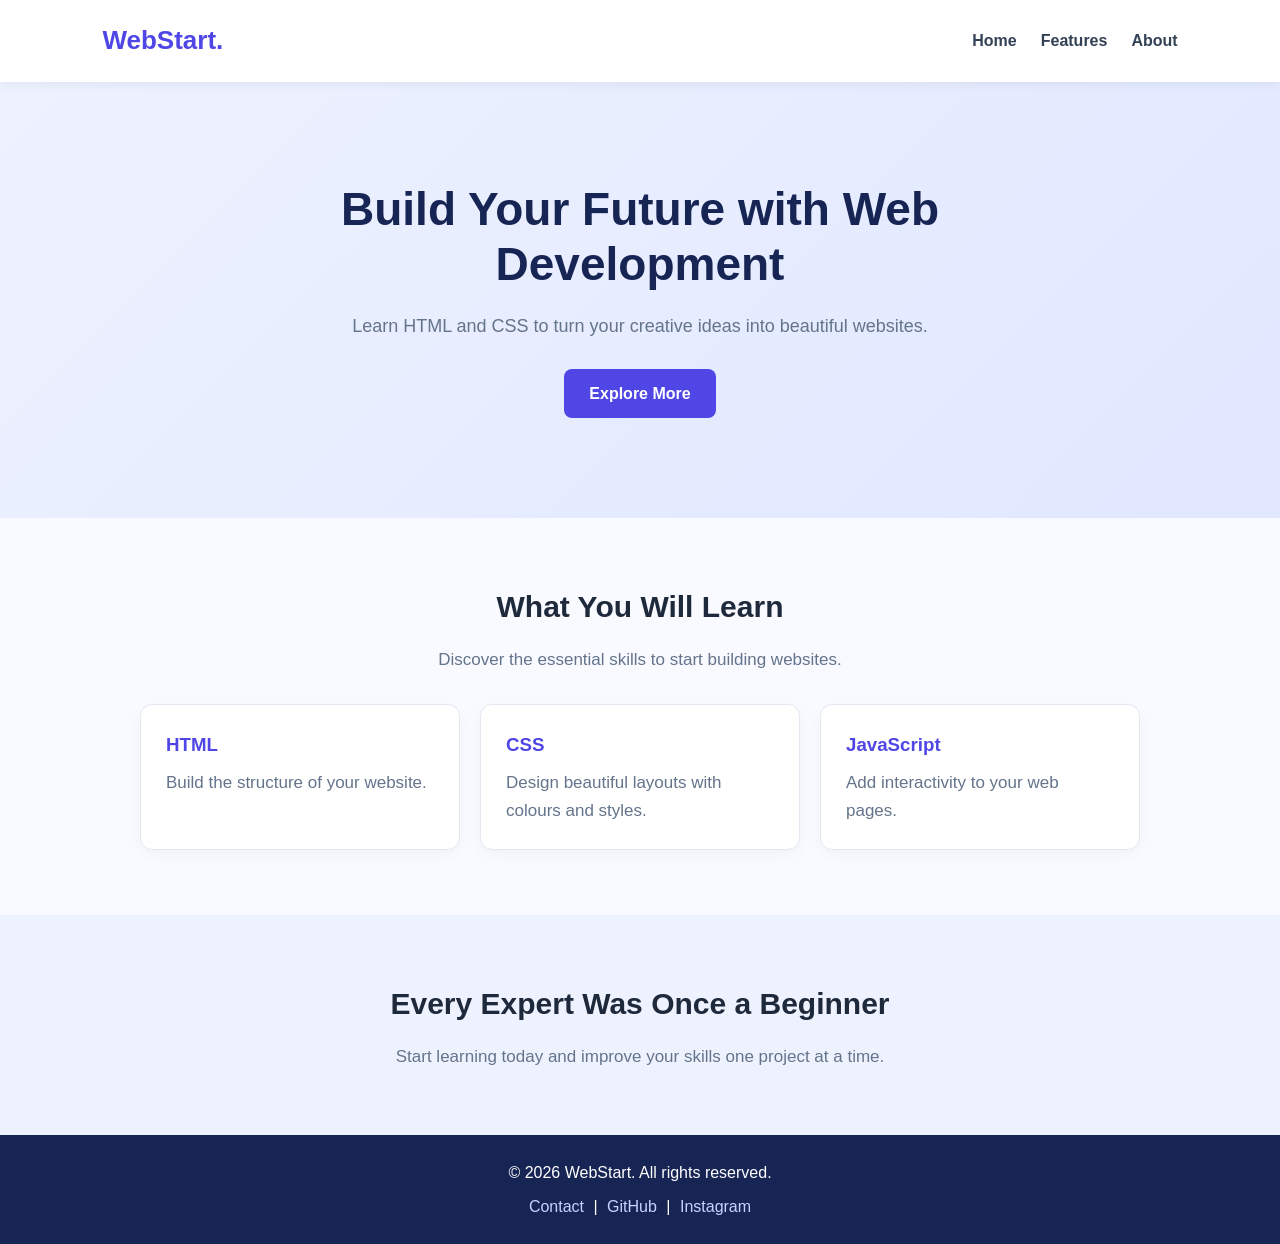
<file: WebDev-L1-LandingPage/index.html>
<!DOCTYPE html>
<html lang="en">
<head>
    <meta charset="UTF-8">
    <meta name="viewport" content="width=device-width, initial-scale=1.0">
    <title>WebStart - Learn Web Development</title>
    <link rel="stylesheet" href="style.css">
</head>
<body>

    <header>
        <h2>WebStart.</h2>
        <nav>
            <a href="#home">Home</a>
            <a href="#features">Features</a>
            <a href="#about">About</a>
        </nav>
    </header>

    <section id="home">
        <h1>Build Your Future with Web Development</h1>
        <p>Learn HTML and CSS to turn your creative ideas into beautiful websites.</p>
        <a href="#features">Explore More</a>
    </section>

    
<section id="features">
    <h2>What You Will Learn</h2>
    <p>Discover the essential skills to start building websites.</p>

    <div class="card-container">
        <div class="card">
            <h3>HTML</h3>
            <p>Build the structure of your website.</p>
        </div>

        <div class="card">
            <h3>CSS</h3>
            <p>Design beautiful layouts with colours and styles.</p>
        </div>

        <div class="card">
            <h3>JavaScript</h3>
            <p>Add interactivity to your web pages.</p>
        </div>
    </div>
</section>


    <section id="about">
        <h2>Every Expert Was Once a Beginner</h2>
        <p>Start learning today and improve your skills one project at a time.</p>
    </section>

   
<footer>
    <p>© 2026 WebStart. All rights reserved.</p>
    <p>
        <a href="mailto:hello@example.com">Contact</a> |
        <a href="https://github.com/">GitHub</a> |
        <a href="https://www.instagram.com/">Instagram</a>
    </p>
</footer>


</body>
</html>
</file>
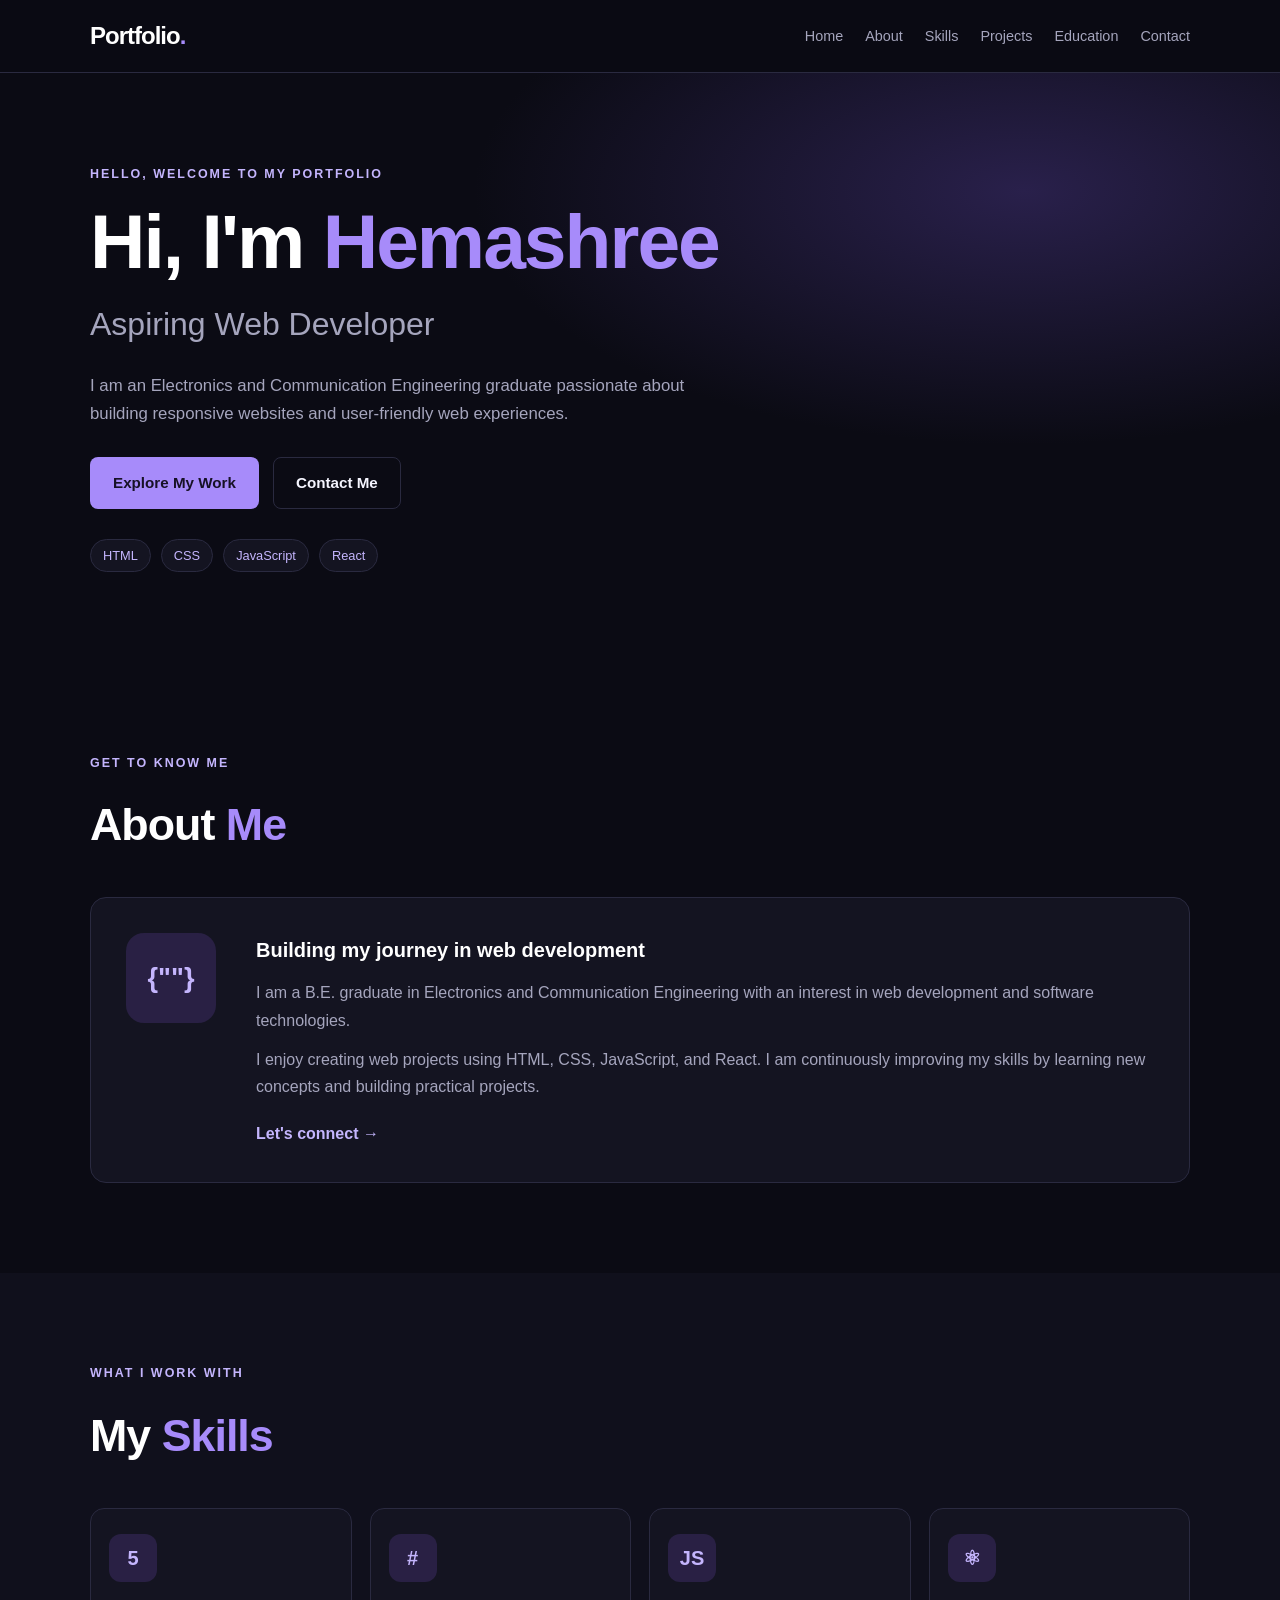
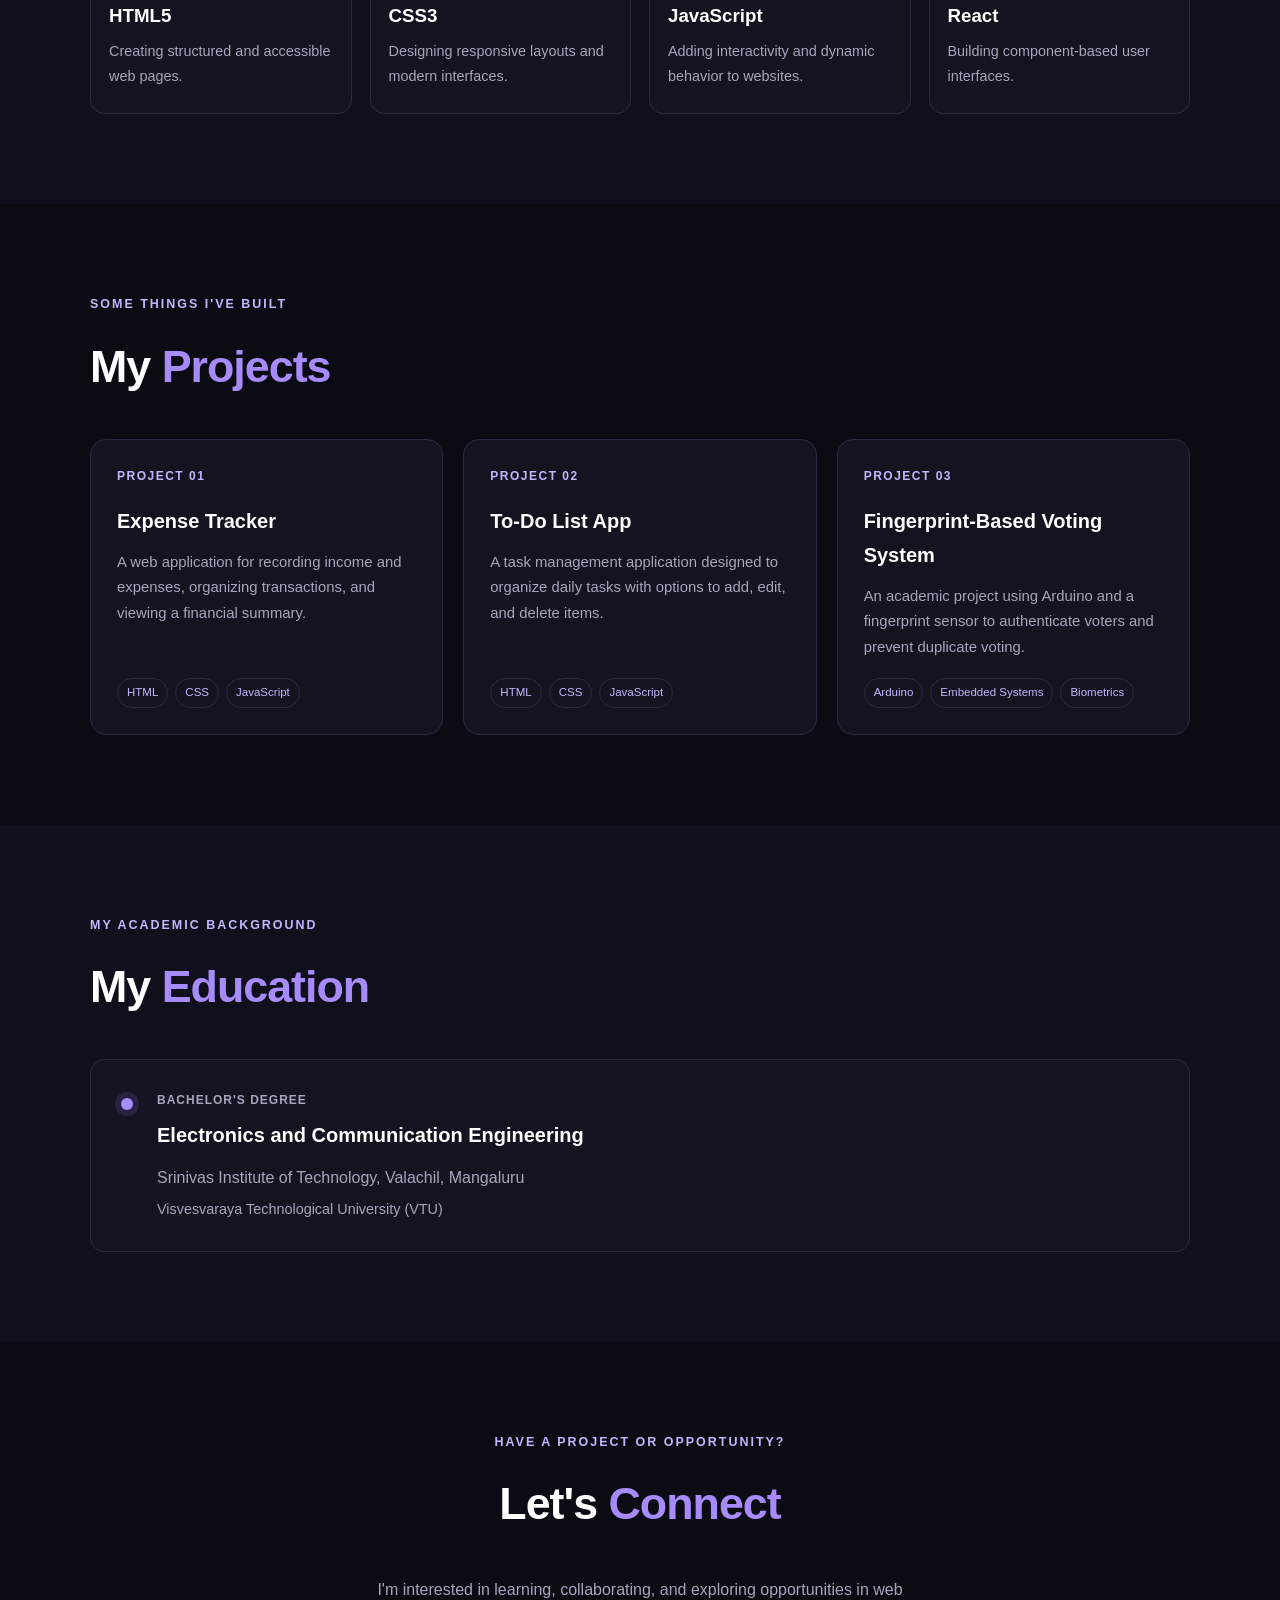
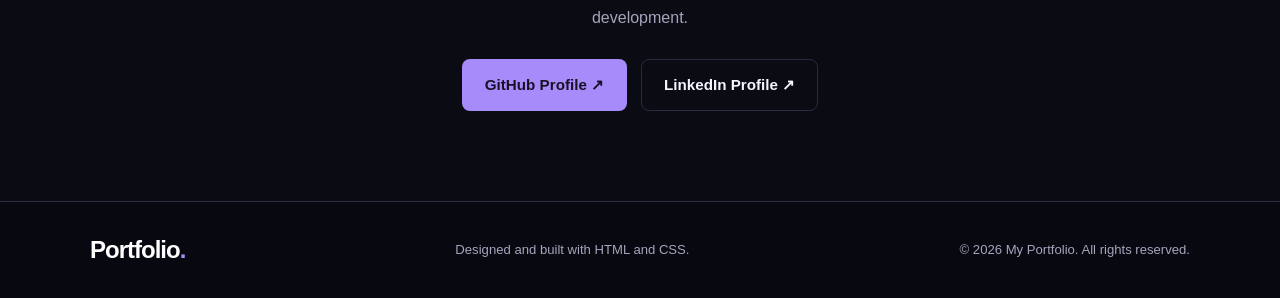
<file: WebDev-L1-Portfolio/index.html>
<!DOCTYPE html>
<html lang="en">
<head>
    <meta charset="UTF-8">
    <meta name="viewport" content="width=device-width, initial-scale=1.0">
    <meta name="description" content="Personal portfolio showcasing my skills, projects, and education.">
    <title>My Portfolio | Web Developer</title>
    <link rel="stylesheet" href="style.css">
</head>
<body>

    <!-- Navigation -->
    <header class="header">
        <nav class="navbar container">
            <a href="#home" class="logo">Portfolio<span>.</span></a>

            <ul class="nav-links">
                <li><a href="#home">Home</a></li>
                <li><a href="#about">About</a></li>
                <li><a href="#skills">Skills</a></li>
                <li><a href="#projects">Projects</a></li>
                <li><a href="#education">Education</a></li>
                <li><a href="#contact">Contact</a></li>
            </ul>
        </nav>
    </header>

    <main>
        <!-- Hero Section -->
        <section id="home" class="hero section">
            <div class="container hero-content">
                <p class="eyebrow">HELLO, WELCOME TO MY PORTFOLIO</p>

                <h1>Hi, I'm <span>Hemashree</span></h1>

                <h2>Aspiring Web Developer</h2>

                <p class="hero-description">
                    I am an Electronics and Communication Engineering graduate
                    passionate about building responsive websites and
                    user-friendly web experiences.
                </p>

                <div class="hero-buttons">
                    <a href="#projects" class="btn btn-primary">Explore My Work</a>
                    <a href="#contact" class="btn btn-outline">Contact Me</a>
                </div>

                <div class="hero-tags">
                    <span>HTML</span>
                    <span>CSS</span>
                    <span>JavaScript</span>
                    <span>React</span>
                </div>
            </div>
        </section>

        <!-- About Section -->
        <section id="about" class="section">
            <div class="container">
                <p class="eyebrow">GET TO KNOW ME</p>
                <h2 class="section-title">About <span>Me</span></h2>

                <div class="about-card">
                    <div class="about-icon">{"</>"}</div>

                    <div>
                        <h3>Building my journey in web development</h3>

                        <p>
                            I am a B.E. graduate in Electronics and Communication
                            Engineering with an interest in web development
                            and software technologies.
                        </p>

                        <p>
                            I enjoy creating web projects using HTML, CSS,
                            JavaScript, and React. I am continuously improving
                            my skills by learning new concepts and building
                            practical projects.
                        </p>

                        <a href="#contact" class="text-link">Let's connect →</a>
                    </div>
                </div>
            </div>
        </section>

        <!-- Skills Section -->
        <section id="skills" class="section section-alt">
            <div class="container">
                <p class="eyebrow">WHAT I WORK WITH</p>
                <h2 class="section-title">My <span>Skills</span></h2>

                <div class="skills-grid">
                    <article class="skill-card">
                        <div class="skill-symbol html-symbol">5</div>
                        <h3>HTML5</h3>
                        <p>Creating structured and accessible web pages.</p>
                    </article>

                    <article class="skill-card">
                        <div class="skill-symbol css-symbol">#</div>
                        <h3>CSS3</h3>
                        <p>Designing responsive layouts and modern interfaces.</p>
                    </article>

                    <article class="skill-card">
                        <div class="skill-symbol js-symbol">JS</div>
                        <h3>JavaScript</h3>
                        <p>Adding interactivity and dynamic behavior to websites.</p>
                    </article>

                    <article class="skill-card">
                        <div class="skill-symbol react-symbol">⚛</div>
                        <h3>React</h3>
                        <p>Building component-based user interfaces.</p>
                    </article>
                </div>
            </div>
        </section>

        <!-- Projects Section -->
        <section id="projects" class="section">
            <div class="container">
                <p class="eyebrow">SOME THINGS I'VE BUILT</p>
                <h2 class="section-title">My <span>Projects</span></h2>

                <div class="projects-grid">
                    <article class="project-card">
                        <div class="project-number">PROJECT 01</div>
                        <h3>Expense Tracker</h3>
                        <p>
                            A web application for recording income and expenses,
                            organizing transactions, and viewing a financial summary.
                        </p>
                        <div class="project-tags">
                            <span>HTML</span>
                            <span>CSS</span>
                            <span>JavaScript</span>
                        </div>
                    </article>

                    <article class="project-card">
                        <div class="project-number">PROJECT 02</div>
                        <h3>To-Do List App</h3>
                        <p>
                            A task management application designed to organize
                            daily tasks with options to add, edit, and delete items.
                        </p>
                        <div class="project-tags">
                            <span>HTML</span>
                            <span>CSS</span>
                            <span>JavaScript</span>
                        </div>
                    </article>

                    <article class="project-card">
                        <div class="project-number">PROJECT 03</div>
                        <h3>Fingerprint-Based Voting System</h3>
                        <p>
                            An academic project using Arduino and a fingerprint
                            sensor to authenticate voters and prevent duplicate voting.
                        </p>
                        <div class="project-tags">
                            <span>Arduino</span>
                            <span>Embedded Systems</span>
                            <span>Biometrics</span>
                        </div>
                    </article>
                </div>
            </div>
        </section>

        <!-- Education Section -->
        <section id="education" class="section section-alt">
            <div class="container">
                <p class="eyebrow">MY ACADEMIC BACKGROUND</p>
                <h2 class="section-title">My <span>Education</span></h2>

                <div class="education-card">
                    <div class="education-marker"></div>

                    <div>
                        <p class="education-label">BACHELOR'S DEGREE</p>
                        <h3>Electronics and Communication Engineering</h3>
                        <p>Srinivas Institute of Technology, Valachil, Mangaluru</p>
                        <p class="muted">Visvesvaraya Technological University (VTU)</p>
                    </div>
                </div>
            </div>
        </section>

        <!-- Contact Section -->
        <section id="contact" class="section">
            <div class="container contact-content">
                <p class="eyebrow">HAVE A PROJECT OR OPPORTUNITY?</p>
                <h2 class="section-title">Let's <span>Connect</span></h2>

                <p class="contact-description">
                    I'm interested in learning, collaborating, and exploring
                    opportunities in web development.
                </p>

                <div class="contact-links">
                    <a href="https://github.com/Hemashree-codes"
                       target="_blank" rel="noopener noreferrer"
                       class="btn btn-primary">GitHub Profile ↗</a>

                    <a href="https://www.linkedin.com/in/hemashree-naik-bb59a730b"
                       target="_blank" rel="noopener noreferrer"
                       class="btn btn-outline">LinkedIn Profile ↗</a>
                </div>
            </div>
        </section>
    </main>

    <!-- Footer -->
    <footer class="footer">
        <div class="container footer-content">
            <a href="#home" class="logo">Portfolio<span>.</span></a>
            <p>Designed and built with HTML and CSS.</p>
            <p>© 2026 My Portfolio. All rights reserved.</p>
            <link rel="stylesheet" href="style.css">
        </div>
    </footer>

</body>
</html>
</file>
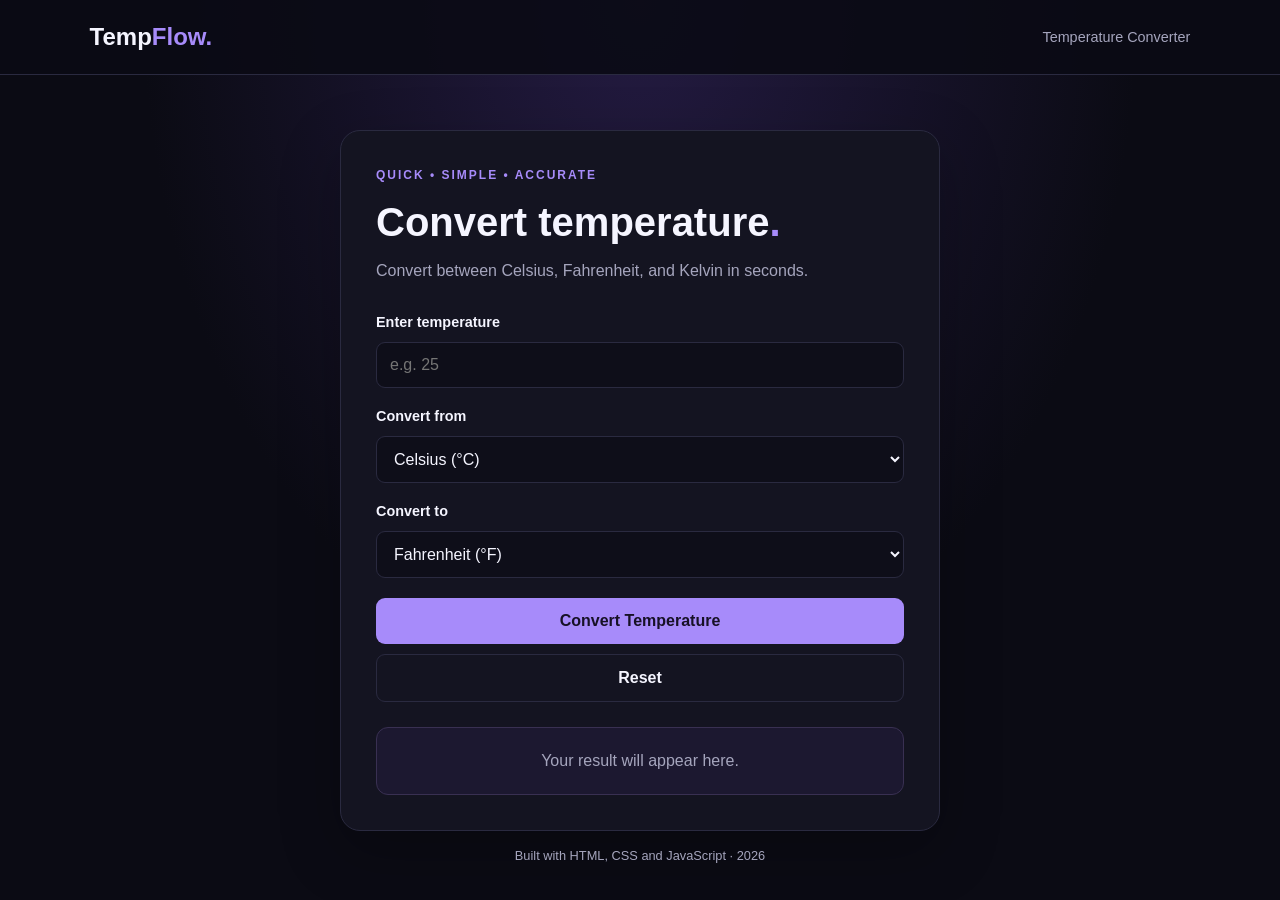
<file: WebDev-L1-TemperatureConverter/index.html>
<!DOCTYPE html>
<html lang="en">
<head>
    <meta charset="UTF-8">
    <meta name="viewport" content="width=device-width, initial-scale=1.0">
    <meta name="description" content="A simple temperature converter">
    <title>TempFlow | Temperature Converter</title>
    <link rel="stylesheet" href="style.css">
    <script src="script.js" defer></script>
</head>
<body>
    <header class="header">
        <a class="logo" href="#">Temp<span>Flow.</span></a>
        <p>Temperature Converter</p>
    </header>

    <main class="container">
        <section class="converter">
            <p class="eyebrow">QUICK • SIMPLE • ACCURATE</p>
            <h1>Convert temperature<span>.</span></h1>
            <p class="description">
                Convert between Celsius, Fahrenheit, and Kelvin in seconds.
            </p>

            <form id="converterForm">
                <label for="temperature">Enter temperature</label>
                <input
                    type="number"
                    id="temperature"
                    placeholder="e.g. 25"
                    step="any"
                    required
                >

                <label for="fromUnit">Convert from</label>
                <select id="fromUnit">
                    <option value="C">Celsius (°C)</option>
                    <option value="F">Fahrenheit (°F)</option>
                    <option value="K">Kelvin (K)</option>
                </select>

                <label for="toUnit">Convert to</label>
                <select id="toUnit">
                    <option value="F">Fahrenheit (°F)</option>
                    <option value="C">Celsius (°C)</option>
                    <option value="K">Kelvin (K)</option>
                </select>

                <button type="submit">Convert Temperature</button>
                <button type="button" id="resetButton" class="reset">
                    Reset
                </button>
            </form>

            <div id="result" class="result" aria-live="polite">
                <p>Your result will appear here.</p>
            </div>
        </section>

        <p class="footer">Built with HTML, CSS and JavaScript · 2026</p>
    </main>
</body>
</html>
</file>
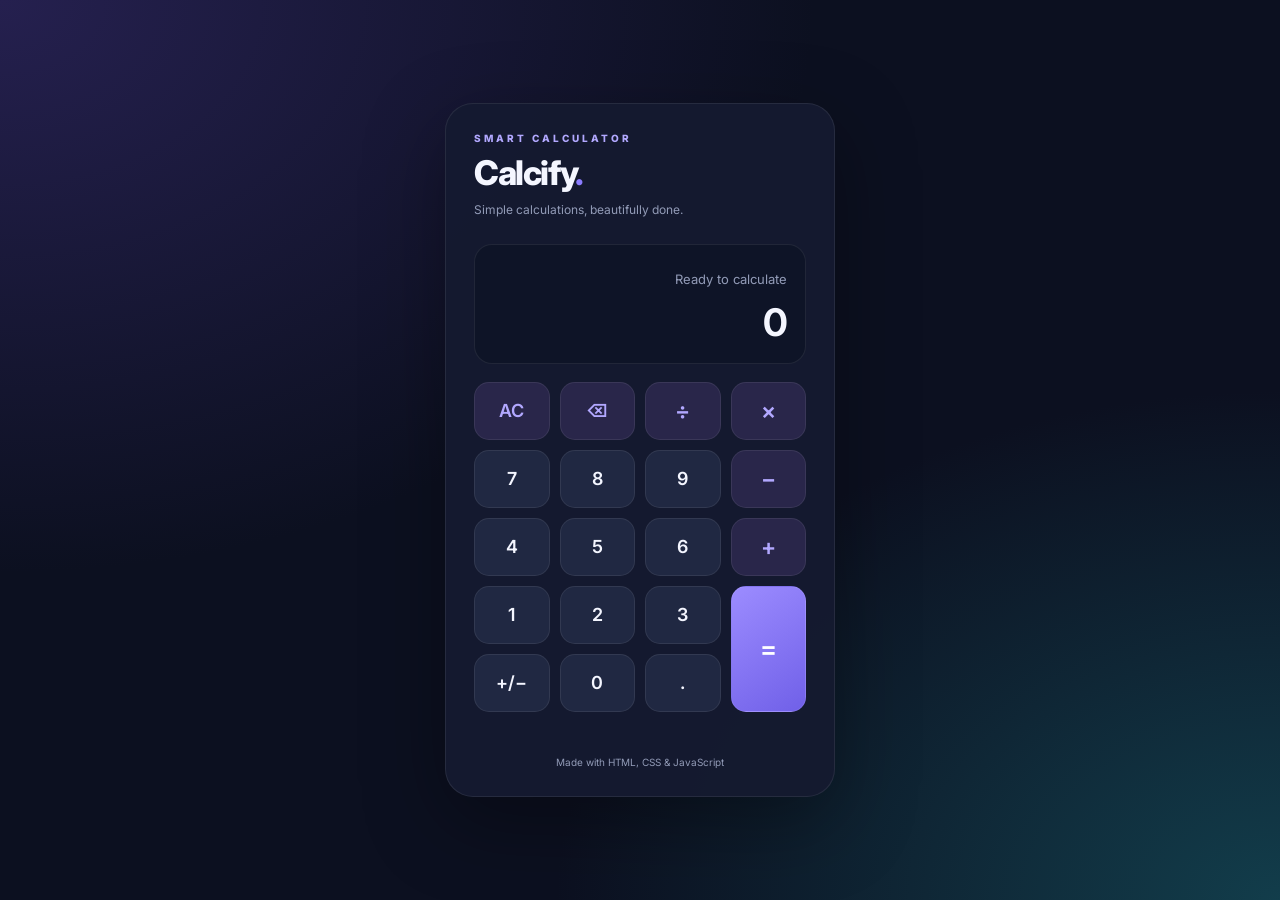
<file: WebDev-L2-Calculator/index.html>
<!DOCTYPE html>
<html lang="en">
<head>
  <meta charset="UTF-8">
  <meta name="viewport" content="width=device-width, initial-scale=1.0">
  <title>Calcify | Smart Calculator</title>
  <link rel="stylesheet" href="style.css">
</head>
<body>
  <main class="calculator">
    <header>
      <p class="eyebrow">SMART CALCULATOR</p>
      <h1>Calcify<span>.</span></h1>
      <p class="subtitle">Simple calculations, beautifully done.</p>
    </header>

    <section class="display" aria-label="Calculator display">
      <div id="expression" class="expression">Ready to calculate</div>
      <output id="result" aria-live="polite">0</output>
    </section>

    <div class="keys" id="keys">
      <button type="button" data-action="clear" class="utility">AC</button>
      <button type="button" data-action="backspace" class="utility">⌫</button>
      <button type="button" data-operator="/" class="operator">÷</button>
      <button type="button" data-operator="*" class="operator">×</button>

      <button type="button" data-number="7">7</button>
      <button type="button" data-number="8">8</button>
      <button type="button" data-number="9">9</button>
      <button type="button" data-operator="-" class="operator">−</button>

      <button type="button" data-number="4">4</button>
      <button type="button" data-number="5">5</button>
      <button type="button" data-number="6">6</button>
      <button type="button" data-operator="+" class="operator">+</button>

      <button type="button" data-number="1">1</button>
      <button type="button" data-number="2">2</button>
      <button type="button" data-number="3">3</button>
      <button type="button" data-action="equals" class="equals">=</button>

      <button type="button" data-action="sign">+/−</button>
      <button type="button" data-number="0">0</button>
      <button type="button" data-action="decimal">.</button>
    </div>

    <p id="message" role="status"></p>
    <footer>Made with HTML, CSS &amp; JavaScript</footer>
  </main>

  <script src="script.js"></script>
</body>
</html>
</file>
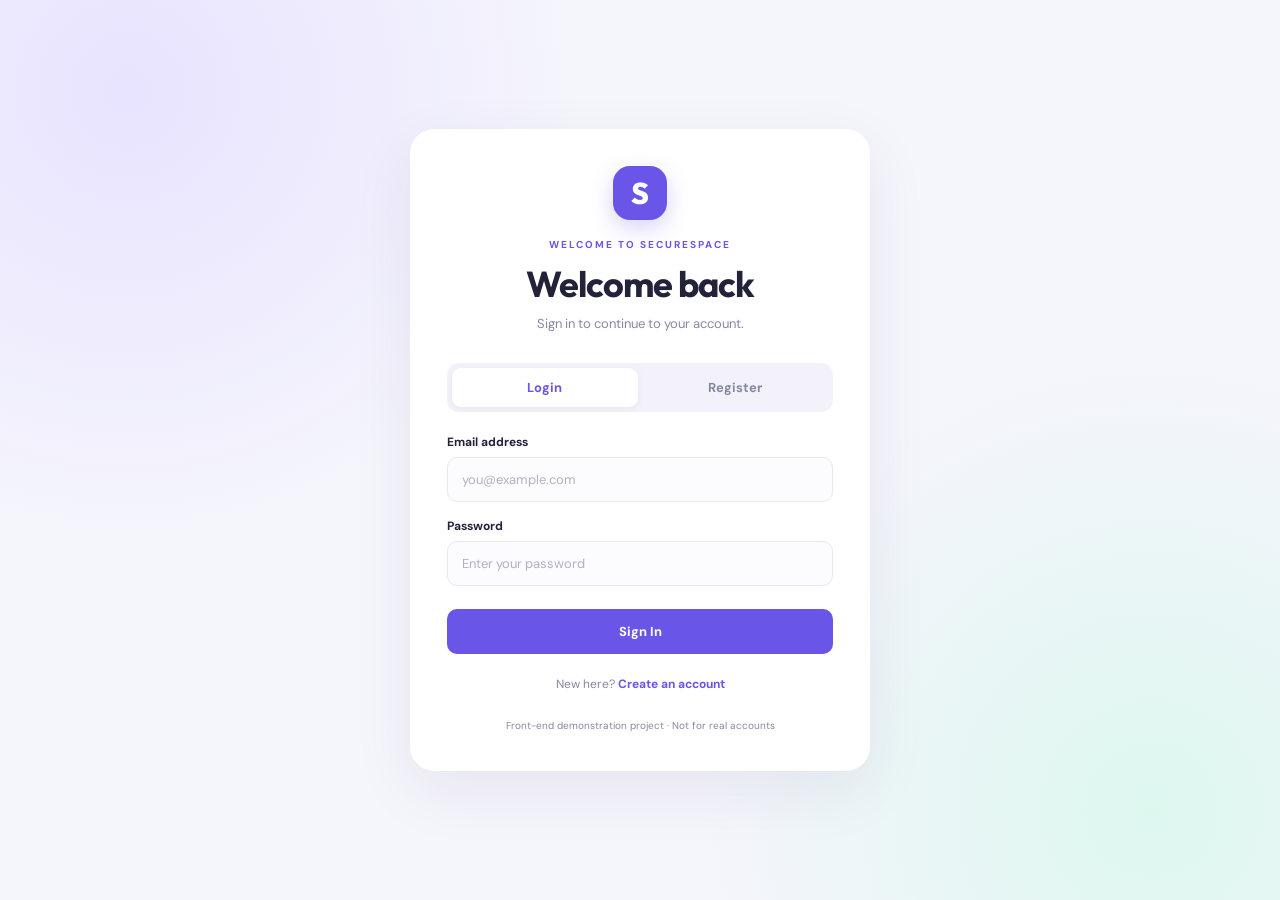
<file: WebDev-L2-LoginAuth/index.html>
<!DOCTYPE html>
<html lang="en">
<head>
    <meta charset="UTF-8">
    <meta name="viewport" content="width=device-width, initial-scale=1.0">
    <title>SecureSpace | Login & Register</title>
    <link rel="stylesheet" href="style.css">
    <script src="script.js" defer></script>
</head>
<body>
    <main class="page">
        <section class="auth-card">
            <div class="brand-icon">S</div>
            <p class="eyebrow">WELCOME TO SECURESPACE</p>
            <h1 id="pageTitle">Welcome back</h1>
            <p class="subtitle" id="pageSubtitle">
                Sign in to continue to your account.
            </p>

            <div class="tabs">
                <button type="button" id="loginTab" class="tab active">
                    Login
                </button>
                <button type="button" id="registerTab" class="tab">
                    Register
                </button>
            </div>

            <div id="message" class="message" role="status" aria-live="polite" hidden></div>

            <form id="loginForm">
                <label for="loginEmail">Email address</label>
                <input
                    type="email"
                    id="loginEmail"
                    placeholder="you@example.com"
                    autocomplete="email"
                    required
                >

                <label for="loginPassword">Password</label>
                <input
                    type="password"
                    id="loginPassword"
                    placeholder="Enter your password"
                    autocomplete="current-password"
                    required
                    minlength="8"
                >

                <button type="submit" class="primary-btn">Sign In</button>

                <p class="switch-text">
                    New here?
                    <button type="button" class="inline-btn" id="showRegister">
                        Create an account
                    </button>
                </p>
            </form>

            <form id="registerForm" hidden>
                <label for="fullName">Full name</label>
                <input
                    type="text"
                    id="fullName"
                    placeholder="Your name"
                    autocomplete="name"
                    minlength="2"
                    maxlength="60"
                    required
                >

                <label for="registerEmail">Email address</label>
                <input
                    type="email"
                    id="registerEmail"
                    placeholder="you@example.com"
                    autocomplete="email"
                    required
                >

                <label for="registerPassword">Create password</label>
                <input
                    type="password"
                    id="registerPassword"
                    placeholder="At least 8 characters"
                    autocomplete="new-password"
                    minlength="8"
                    required
                >

                <label for="confirmPassword">Confirm password</label>
                <input
                    type="password"
                    id="confirmPassword"
                    placeholder="Re-enter password"
                    autocomplete="new-password"
                    minlength="8"
                    required
                >

                <button type="submit" class="primary-btn">
                    Create Account
                </button>

                <p class="switch-text">
                    Already registered?
                    <button type="button" class="inline-btn" id="showLogin">
                        Sign in
                    </button>
                </p>
            </form>

            <section id="dashboard" hidden>
                <div class="success-icon">✓</div>
                <h2 id="dashboardTitle">You're signed in!</h2>
                <p id="dashboardMessage" class="subtitle"></p>
                <button type="button" id="logoutBtn" class="primary-btn">
                    Sign Out
                </button>
            </section>

            <p class="security-note">
                Front-end demonstration project · Not for real accounts
            </p>
        </section>
    </main>
</body>
</html>
</file>
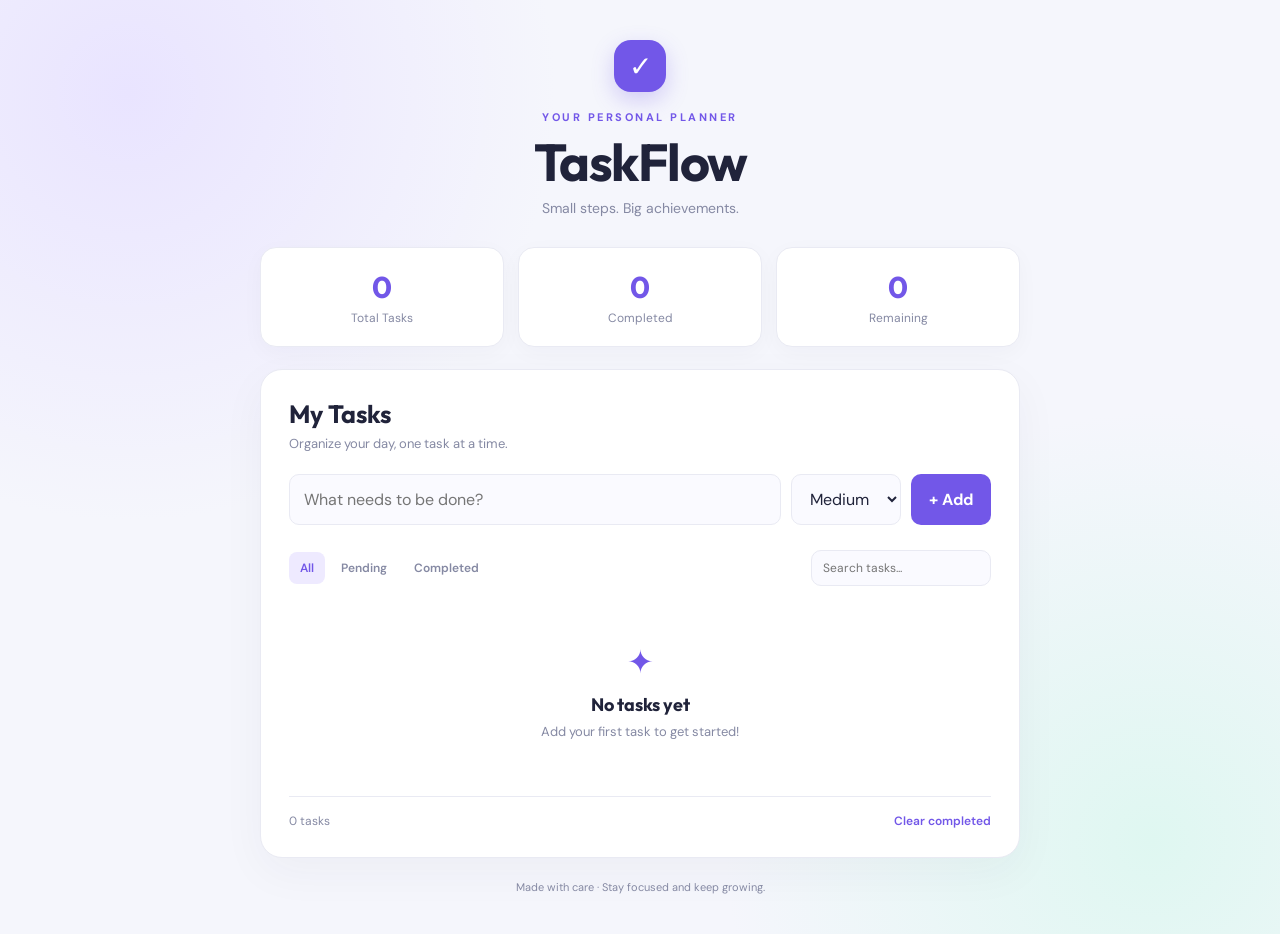
<file: WebDev-L2-ToDoApp/index.html>
<!DOCTYPE html>
<html lang="en">
<head>
    <meta charset="UTF-8">
    <meta name="viewport" content="width=device-width, initial-scale=1.0">
    <title>TaskFlow | To-Do App</title>
    <link rel="stylesheet" href="style.css">
    <script src="script.js" defer></script>
</head>
<body>
    <main class="app">
        <header class="header">
            <div class="logo">✓</div>
            <p class="eyebrow">YOUR PERSONAL PLANNER</p>
            <h1>TaskFlow</h1>
            <p class="subtitle">Small steps. Big achievements.</p>
        </header>

        <section class="stats">
            <div class="stat-card">
                <span id="totalTasks">0</span>
                <p>Total Tasks</p>
            </div>
            <div class="stat-card">
                <span id="completedTasks">0</span>
                <p>Completed</p>
            </div>
            <div class="stat-card">
                <span id="pendingTasks">0</span>
                <p>Remaining</p>
            </div>
        </section>

        <section class="task-panel">
            <h2>My Tasks</h2>
            <p class="panel-subtitle">Organize your day, one task at a time.</p>

            <form id="taskForm">
                <input
                    type="text"
                    id="taskInput"
                    placeholder="What needs to be done?"
                    maxlength="150"
                    autocomplete="off"
                    required
                >
                <select id="priority" aria-label="Task priority">
                    <option value="Low">Low</option>
                    <option value="Medium" selected>Medium</option>
                    <option value="High">High</option>
                </select>
                <button type="submit" class="add-btn">+ Add</button>
            </form>

            <div class="toolbar">
                <div class="filters" aria-label="Filter tasks">
                    <button class="filter active" data-filter="all" type="button">All</button>
                    <button class="filter" data-filter="pending" type="button">Pending</button>
                    <button class="filter" data-filter="completed" type="button">Completed</button>
                </div>

                <input
                    type="search"
                    id="searchInput"
                    placeholder="Search tasks..."
                    aria-label="Search tasks"
                >
            </div>

            <ul id="taskList" class="task-list"></ul>

            <div id="emptyState" class="empty-state">
                <div class="empty-icon">✦</div>
                <h3>No tasks yet</h3>
                <p>Add your first task to get started!</p>
            </div>

            <footer class="panel-footer">
                <span id="taskSummary">0 tasks</span>
                <button id="clearCompleted" class="text-btn" type="button">
                    Clear completed
                </button>
            </footer>
        </section>

        <p class="footer-note">Made with care · Stay focused and keep growing.</p>
    </main>
</body>
</html>
</file>
<file: WebDev-L1-LandingPage/style.css>
* {
    margin: 0;
    padding: 0;
    box-sizing: border-box;
}

html {
    scroll-behavior: smooth;
}

body {
    font-family: Arial, sans-serif;
    background: #f8faff;
    color: #1e293b;
    line-height: 1.6;
}

header {
    position: sticky;
    top: 0;
    display: flex;
    justify-content: space-between;
    align-items: center;
    padding: 20px 8%;
    background: white;
    box-shadow: 0 2px 10px #00000010;
}

header h2 {
    color: #4f46e5;
    font-size: 26px;
}

nav {
    display: flex;
    gap: 24px;
}

nav a {
    color: #334155;
    text-decoration: none;
    font-weight: bold;
}

nav a:hover {
    color: #4f46e5;
}

#home {
    text-align: center;
    padding: 100px 8%;
    background: linear-gradient(135deg, #eef2ff, #e0e7ff);
}

#home h1 {
    max-width: 750px;
    margin: 0 auto 20px;
    font-size: 46px;
    line-height: 1.2;
    color: #172554;
}

#home p {
    max-width: 600px;
    margin: 0 auto 28px;
    color: #64748b;
    font-size: 18px;
}

#home a {
    display: inline-block;
    padding: 12px 25px;
    border-radius: 8px;
    background: #4f46e5;
    color: white;
    text-decoration: none;
    font-weight: bold;
}

#home a:hover {
    background: #3730a3;
}

#features,
#about {
    padding: 65px 8%;
    text-align: center;
}

#features h2,
#about h2 {
    margin-bottom: 15px;
    font-size: 30px;
}

#features p,
#about p {
    color: #64748b;
    font-size: 17px;
}

#about {
    background: #eef2ff;
}

footer {
    padding: 25px;
    background: #172554;
    color: white;
    text-align: center;
}

@media (max-width: 600px) {
    header {
        flex-direction: column;
        gap: 15px;
        padding: 18px 5%;
    }

    nav {
        gap: 16px;
        flex-wrap: wrap;
        justify-content: center;
    }

    #home {
        padding: 70px 6%;
    }

    #home h1 {
        font-size: 34px;
    }

    #features,
    #about {
        padding: 45px 6%;
    }
}


#features,
#about {
    scroll-margin-top: 85px;
}

#features p,
#about p {
    max-width: 700px;
    margin-left: auto;
    margin-right: auto;
}


footer p + p {
    margin-top: 8px;
}

footer a {
    color: #c7d2fe;
    text-decoration: none;
    margin: 0 5px;
}

footer a:hover {
    color: white;
    text-decoration: underline;
}


.card-container {
    display: grid;
    grid-template-columns: repeat(3, minmax(0, 1fr));
    gap: 20px;
    max-width: 1000px;
    margin: 30px auto 0;
    text-align: left;
}

.card {
    padding: 25px;
    background: #ffffff;
    border: 1px solid #e2e8f0;
    border-radius: 12px;
    box-shadow: 0 5px 15px #00000008;
}

.card h3 {
    margin-bottom: 10px;
    color: #4f46e5;
}

.card p {
    margin: 0 auto;
}

@media (max-width: 600px) {
    .card-container {
        grid-template-columns: 1fr;
    }
}
</file>
<file: WebDev-L1-Portfolio/style.css>
/* ---------- General Styles ---------- */
:root {
    --background: #0b0b14;
    --surface: #141421;
    --surface-light: #1b1b2b;
    --text: #f5f5ff;
    --muted: #a5a5bd;
    --accent: #a78bfa;
    --accent-light: #c4b5fd;
    --border: #2a2a40;
}

* {
    margin: 0;
    padding: 0;
    box-sizing: border-box;
    scroll-behavior: smooth;
}

body {
    font-family: Arial, Helvetica, sans-serif;
    background: var(--background);
    color: var(--text);
    line-height: 1.7;
}

a {
    color: inherit;
    text-decoration: none;
}

.container {
    width: min(1100px, 90%);
    margin: 0 auto;
}

.section {
    padding: 90px 0;
    scroll-margin-top: 75px;
}

.section-alt {
    background: #10101c;
}

/* ---------- Navigation ---------- */
.header {
    position: sticky;
    top: 0;
    z-index: 100;
    background: rgba(11, 11, 20, 0.95);
    border-bottom: 1px solid var(--border);
    backdrop-filter: blur(12px);
}

.navbar {
    min-height: 72px;
    display: flex;
    justify-content: space-between;
    align-items: center;
    gap: 24px;
}

.logo {
    font-size: 1.5rem;
    font-weight: 800;
    letter-spacing: -1px;
}

.logo span,
.section-title span,
.hero h1 span {
    color: var(--accent);
}

.nav-links {
    display: flex;
    align-items: center;
    gap: 22px;
    list-style: none;
}

.nav-links a {
    color: var(--muted);
    font-size: 0.9rem;
    transition: color 0.3s ease;
}

.nav-links a:hover {
    color: var(--accent-light);
}

/* ---------- Hero ---------- */
.hero {
    min-height: 590px;
    display: flex;
    align-items: center;
    background:
        radial-gradient(ellipse at 80% 20%, #29204b 0%, transparent 38%),
        var(--background);
}

.hero-content {
    max-width: 1100px;
}

.eyebrow {
    color: var(--accent-light);
    font-size: 0.78rem;
    font-weight: 700;
    letter-spacing: 2px;
    margin-bottom: 12px;
}

.hero h1 {
    font-size: clamp(2.7rem, 7vw, 4.8rem);
    line-height: 1.15;
    letter-spacing: -2px;
    margin-bottom: 12px;
}

.hero h2 {
    font-size: clamp(1.4rem, 3vw, 2rem);
    color: var(--muted);
    font-weight: 500;
    margin-bottom: 20px;
}

.hero-description {
    max-width: 620px;
    color: var(--muted);
    font-size: 1.05rem;
}

.hero-buttons,
.contact-links {
    display: flex;
    flex-wrap: wrap;
    gap: 14px;
    margin-top: 28px;
}

.btn {
    display: inline-block;
    padding: 12px 22px;
    border: 1px solid transparent;
    border-radius: 8px;
    font-size: 0.95rem;
    font-weight: 700;
    text-align: center;
    transition: transform 0.25s ease, background 0.25s ease;
}

.btn:hover {
    transform: translateY(-3px);
}

.btn-primary {
    background: var(--accent);
    color: #171126;
}

.btn-primary:hover {
    background: var(--accent-light);
}

.btn-outline {
    border-color: var(--border);
    color: var(--text);
}

.btn-outline:hover {
    border-color: var(--accent);
    background: var(--surface);
}

.hero-tags,
.project-tags {
    display: flex;
    flex-wrap: wrap;
    gap: 10px;
    margin-top: 30px;
}

.hero-tags span,
.project-tags span {
    padding: 5px 12px;
    border: 1px solid var(--border);
    border-radius: 20px;
    color: var(--accent-light);
    background: var(--surface);
    font-size: 0.8rem;
}

/* ---------- Section Headings ---------- */
.section-title {
    font-size: clamp(2rem, 4vw, 2.8rem);
    letter-spacing: -1px;
    margin-bottom: 35px;
}

/* ---------- About ---------- */
.about-card {
    display: grid;
    grid-template-columns: 100px 1fr;
    gap: 30px;
    align-items: start;
    padding: 35px;
    background: var(--surface);
    border: 1px solid var(--border);
    border-radius: 16px;
}

.about-icon {
    width: 90px;
    height: 90px;
    display: grid;
    place-items: center;
    border-radius: 18px;
    background: #292044;
    color: var(--accent-light);
    font-size: 1.7rem;
    font-weight: 800;
}

.about-card h3,
.project-card h3,
.education-card h3 {
    font-size: 1.25rem;
    margin-bottom: 12px;
}

.about-card p {
    color: var(--muted);
    margin-bottom: 12px;
}

.text-link {
    display: inline-block;
    color: var(--accent-light);
    font-weight: 700;
    margin-top: 8px;
}

/* ---------- Skills ---------- */
.skills-grid {
    display: grid;
    grid-template-columns: repeat(4, minmax(0, 1fr));
    gap: 18px;
}

.skill-card {
    padding: 25px 18px;
    background: var(--surface);
    border: 1px solid var(--border);
    border-radius: 14px;
    transition: transform 0.25s ease, border-color 0.25s ease;
}

.skill-card:hover,
.project-card:hover {
    transform: translateY(-5px);
    border-color: var(--accent);
}

.skill-symbol {
    width: 48px;
    height: 48px;
    display: grid;
    place-items: center;
    margin-bottom: 18px;
    border-radius: 12px;
    background: #292044;
    color: var(--accent-light);
    font-size: 1.25rem;
    font-weight: 800;
}

.skill-card h3 {
    margin-bottom: 8px;
}

.skill-card p {
    color: var(--muted);
    font-size: 0.9rem;
}

/* ---------- Projects ---------- */
.projects-grid {
    display: grid;
    grid-template-columns: repeat(3, minmax(0, 1fr));
    gap: 20px;
}

.project-card {
    display: flex;
    flex-direction: column;
    padding: 26px;
    background: var(--surface);
    border: 1px solid var(--border);
    border-radius: 16px;
    transition: transform 0.25s ease, border-color 0.25s ease;
}

.project-number {
    color: var(--accent-light);
    font-size: 0.75rem;
    font-weight: 700;
    letter-spacing: 1.5px;
    margin-bottom: 18px;
}

.project-card p {
    color: var(--muted);
    font-size: 0.93rem;
}

.project-tags {
    margin-top: auto;
    padding-top: 18px;
    gap: 7px;
}

.project-tags span {
    font-size: 0.72rem;
    padding: 4px 9px;
}

/* ---------- Education ---------- */
.education-card {
    display: grid;
    grid-template-columns: 16px 1fr;
    gap: 20px;
    padding: 30px;
    border: 1px solid var(--border);
    border-radius: 14px;
    background: var(--surface);
}

.education-marker {
    width: 12px;
    height: 12px;
    margin-top: 8px;
    border-radius: 50%;
    background: var(--accent);
    box-shadow: 0 0 0 6px #292044;
}

.education-label {
    color: var(--accent-light);
    font-size: 0.75rem;
    font-weight: 700;
    letter-spacing: 1px;
    margin-bottom: 8px;
}

.education-card p {
    color: var(--muted);
}

.education-card .muted {
    font-size: 0.9rem;
    margin-top: 5px;
}

/* ---------- Contact ---------- */
.contact-content {
    text-align: center;
}

.contact-description {
    max-width: 600px;
    margin: 0 auto;
    color: var(--muted);
}

.contact-links {
    justify-content: center;
}

/* ---------- Footer ---------- */
.footer {
    border-top: 1px solid var(--border);
    background: #080810;
    padding: 28px 0;
}

.footer-content {
    display: flex;
    flex-wrap: wrap;
    justify-content: space-between;
    align-items: center;
    gap: 15px;
}

.footer-content p {
    color: var(--muted);
    font-size: 0.82rem;
}

/* ---------- Responsive Design ---------- */
@media (max-width: 900px) {
    .navbar {
        align-items: flex-start;
        flex-direction: column;
        padding: 16px 0;
    }

    .nav-links {
        flex-wrap: wrap;
        gap: 12px 18px;
    }

    .skills-grid {
        grid-template-columns: repeat(2, minmax(0, 1fr));
    }

    .projects-grid {
        grid-template-columns: repeat(2, minmax(0, 1fr));
    }
}

@media (max-width: 600px) {
    .section {
        padding: 65px 0;
    }

    .hero {
        min-height: auto;
    }

    .hero h1 {
        letter-spacing: -1px;
    }

    .hero-buttons,
    .contact-links {
        flex-direction: column;
    }

    .btn {
        width: 100%;
    }

    .about-card {
        grid-template-columns: 1fr;
        padding: 24px;
    }

    .skills-grid,
    .projects-grid {
        grid-template-columns: 1fr;
    }

    .footer-content {
        flex-direction: column;
        align-items: flex-start;
    }
}

body {
    background-color: #0b0b14 !important;
    color: white !important;
}
</file>
<file: WebDev-L1-TemperatureConverter/style.css>
:root {
    --background: #0b0b14;
    --surface: #141421;
    --text: #f5f5ff;
    --muted: #a5a5bd;
    --accent: #a78bfa;
    --border: #2a2a40;
}

* {
    margin: 0;
    padding: 0;
    box-sizing: border-box;
}

body {
    font-family: Arial, Helvetica, sans-serif;
    background: radial-gradient(ellipse at top, #241b42, var(--background) 55%);
    color: var(--text);
    min-height: 100vh;
    line-height: 1.6;
}

.header {
    min-height: 75px;
    padding: 18px 7%;
    display: flex;
    justify-content: space-between;
    align-items: center;
    border-bottom: 1px solid var(--border);
    background: rgba(11, 11, 20, 0.9);
}

.logo {
    font-size: 1.5rem;
    font-weight: 800;
    color: var(--text);
    text-decoration: none;
}

.logo span,
h1 span {
    color: var(--accent);
}

.header p {
    color: var(--muted);
    font-size: 0.9rem;
}

.container {
    width: min(600px, 90%);
    margin: 55px auto 25px;
}

.converter {
    background: var(--surface);
    border: 1px solid var(--border);
    border-radius: 20px;
    padding: 35px;
    box-shadow: 0 20px 60px rgba(0, 0, 0, 0.25);
}

.eyebrow {
    color: var(--accent);
    font-size: 0.75rem;
    font-weight: 700;
    letter-spacing: 2px;
    margin-bottom: 12px;
}

h1 {
    font-size: clamp(1.8rem, 6vw, 2.5rem);
    line-height: 1.2;
    margin-bottom: 12px;
}

.description {
    color: var(--muted);
    margin-bottom: 28px;
}

label {
    display: block;
    margin: 17px 0 8px;
    font-size: 0.9rem;
    font-weight: 700;
}

input,
select {
    width: 100%;
    padding: 13px;
    border: 1px solid var(--border);
    border-radius: 9px;
    background: #0e0e19;
    color: var(--text);
    font-size: 1rem;
}

input:focus,
select:focus {
    outline: 2px solid var(--accent);
    outline-offset: 2px;
}

button {
    width: 100%;
    padding: 14px;
    margin-top: 20px;
    border: none;
    border-radius: 9px;
    background: var(--accent);
    color: #171126;
    font-size: 1rem;
    font-weight: 700;
    cursor: pointer;
    transition: transform 0.2s, background 0.2s;
}

button:hover {
    background: #c4b5fd;
    transform: translateY(-2px);
}

button.reset {
    margin-top: 10px;
    background: transparent;
    border: 1px solid var(--border);
    color: var(--text);
}

.result {
    margin-top: 25px;
    padding: 20px;
    text-align: center;
    background: #1c1830;
    border: 1px solid #393052;
    border-radius: 12px;
    overflow-wrap: anywhere;
}

.result p {
    color: var(--muted);
}

.result h2 {
    color: var(--accent);
    font-size: 1.8rem;
    margin-top: 5px;
}

.footer {
    text-align: center;
    color: var(--muted);
    font-size: 0.8rem;
    padding: 15px 0;
}

@media (max-width: 480px) {
    .header {
        padding: 15px 5%;
    }

    .header p {
        font-size: 0.75rem;
    }

    .converter {
        padding: 23px;
    }

    .container {
        margin-top: 30px;
    }
}
</file>
<file: WebDev-L2-Calculator/style.css>
@import url('https://fonts.googleapis.com/css2?family=Inter:wght@400;500;600;700;800&display=swap');

:root {
  --bg: #0c1020;
  --panel: #151b30;
  --display: #0e1427;
  --text: #f4f6ff;
  --muted: #929bb7;
  --accent: #8b7cff;
  --accent-light: #b2a8ff;
  --button: #202842;
  --border: rgba(255, 255, 255, 0.08);
}

* {
  box-sizing: border-box;
  margin: 0;
  padding: 0;
}

body {
  min-height: 100vh;
  display: flex;
  align-items: center;
  justify-content: center;
  padding: 24px;
  font-family: 'Inter', sans-serif;
  color: var(--text);
  background:
    radial-gradient(ellipse at top left, #25204f 0%, transparent 45%),
    radial-gradient(ellipse at bottom right, #123d4b 0%, transparent 40%),
    var(--bg);
}

.calculator {
  width: 100%;
  max-width: 390px;
  padding: 28px;
  border: 1px solid var(--border);
  border-radius: 28px;
  background: rgba(21, 27, 48, 0.96);
  box-shadow: 0 25px 80px rgba(0, 0, 0, 0.35);
}

header {
  margin-bottom: 24px;
}

.eyebrow {
  color: var(--accent-light);
  font-size: 10px;
  font-weight: 800;
  letter-spacing: 3px;
  margin-bottom: 8px;
}

h1 {
  font-size: 34px;
  font-weight: 800;
  letter-spacing: -1.5px;
}

h1 span {
  color: var(--accent);
}

.subtitle {
  margin-top: 7px;
  color: var(--muted);
  font-size: 12px;
  line-height: 1.6;
}

.display {
  min-height: 120px;
  display: flex;
  flex-direction: column;
  align-items: flex-end;
  justify-content: flex-end;
  gap: 12px;
  padding: 18px;
  margin-bottom: 18px;
  border: 1px solid var(--border);
  border-radius: 18px;
  background: var(--display);
  overflow: hidden;
}

.expression {
  width: 100%;
  color: var(--muted);
  font-size: 13px;
  text-align: right;
  overflow-wrap: anywhere;
}

#result {
  max-width: 100%;
  color: var(--text);
  font-size: clamp(28px, 8vw, 38px);
  font-weight: 700;
  letter-spacing: -1px;
  overflow-wrap: anywhere;
}

.keys {
  display: grid;
  grid-template-columns: repeat(4, minmax(0, 1fr));
  gap: 10px;
}

button {
  min-width: 0;
  height: 58px;
  border: 1px solid var(--border);
  border-radius: 15px;
  background: var(--button);
  color: var(--text);
  font: inherit;
  font-size: 18px;
  font-weight: 600;
  cursor: pointer;
  transition: background 0.18s, transform 0.18s;
}

button:hover {
  background: #303b5b;
}

button:active {
  transform: scale(0.96);
}

button:focus-visible {
  outline: 2px solid var(--accent-light);
  outline-offset: 3px;
}

button.utility {
  color: var(--accent-light);
  background: #29264a;
}

button.operator {
  color: var(--accent-light);
  background: #29264a;
  font-size: 23px;
}

button.equals {
  grid-row: span 2;
  height: auto;
  background: linear-gradient(145deg, #9c8cff, #7060e8);
  color: white;
  font-size: 26px;
}

button.equals:hover {
  background: linear-gradient(145deg, #afa3ff, #8374f5);
}

#message {
  min-height: 20px;
  margin-top: 12px;
  color: #ff9999;
  font-size: 12px;
  text-align: center;
}

footer {
  margin-top: 12px;
  color: var(--muted);
  font-size: 10px;
  text-align: center;
}

@media (max-width: 400px) {
  body {
    padding: 12px;
  }

  .calculator {
    padding: 20px;
  }

  button {
    height: 52px;
  }
}
</file>
<file: WebDev-L2-LoginAuth/style.css>
@import url('https://fonts.googleapis.com/css2?family=DM+Sans:wght@400;500;600;700&family=Outfit:wght@400;500;600;700;800&display=swap');

:root {
    --primary: #6955e8;
    --primary-dark: #5140c7;
    --text: #22223b;
    --muted: #8588a2;
    --border: #e7e8f1;
    --surface: #ffffff;
    --background: #f5f5fc;
    --success: #19875b;
    --error: #c43c53;
}

* {
    box-sizing: border-box;
    margin: 0;
    padding: 0;
}

body {
    min-height: 100vh;
    padding: 30px 16px;
    display: grid;
    place-items: center;
    background:
        radial-gradient(circle at 10% 10%, #e8e3ff 0, transparent 32%),
        radial-gradient(circle at 90% 90%, #ddf7ef 0, transparent 32%),
        var(--background);
    color: var(--text);
    font-family: 'DM Sans', sans-serif;
}

button, input {
    font: inherit;
}

button {
    cursor: pointer;
}

.page {
    width: 100%;
    max-width: 460px;
    margin: auto;
}

.auth-card {
    padding: 36px;
    border: 1px solid #ffffff;
    border-radius: 24px;
    background: var(--surface);
    box-shadow: 0 20px 65px #25234c12;
}

.brand-icon {
    display: grid;
    place-items: center;
    width: 54px;
    height: 54px;
    margin: 0 auto 18px;
    border-radius: 17px;
    background: var(--primary);
    color: white;
    font-family: 'Outfit', sans-serif;
    font-size: 30px;
    font-weight: 800;
    box-shadow: 0 8px 22px #6955e840;
}

.eyebrow {
    color: var(--primary);
    font-size: 10px;
    font-weight: 700;
    letter-spacing: 2px;
    text-align: center;
}

h1, h2 {
    font-family: 'Outfit', sans-serif;
}

h1 {
    margin-top: 10px;
    font-size: clamp(28px, 6vw, 36px);
    letter-spacing: -1px;
    text-align: center;
}

.subtitle {
    margin-top: 8px;
    color: var(--muted);
    font-size: 13px;
    line-height: 1.6;
    text-align: center;
}

.tabs {
    display: grid;
    grid-template-columns: 1fr 1fr;
    gap: 5px;
    margin: 28px 0 22px;
    padding: 5px;
    border-radius: 12px;
    background: #f3f2fa;
}

.tab {
    padding: 11px;
    border: 0;
    border-radius: 9px;
    background: transparent;
    color: var(--muted);
    font-size: 13px;
    font-weight: 700;
}

.tab.active {
    background: white;
    color: var(--primary);
    box-shadow: 0 2px 8px #25234c0d;
}

form label {
    display: block;
    margin: 16px 0 7px;
    font-size: 12px;
    font-weight: 700;
}

form input {
    display: block;
    width: 100%;
    padding: 13px 14px;
    border: 1px solid var(--border);
    border-radius: 10px;
    outline: none;
    background: #fcfcff;
    color: var(--text);
    font-size: 13px;
    transition: border-color 0.2s, box-shadow 0.2s;
}

form input::placeholder {
    color: #b0b2c3;
}

form input:focus {
    border-color: var(--primary);
    box-shadow: 0 0 0 3px #6955e81a;
}

.primary-btn {
    width: 100%;
    margin-top: 23px;
    padding: 14px;
    border: 0;
    border-radius: 10px;
    background: var(--primary);
    color: white;
    font-size: 13px;
    font-weight: 700;
    transition: background 0.2s, transform 0.2s;
}

.primary-btn:hover {
    background: var(--primary-dark);
    transform: translateY(-1px);
}

.switch-text {
    margin-top: 22px;
    color: var(--muted);
    font-size: 12px;
    text-align: center;
}

.inline-btn {
    border: 0;
    background: transparent;
    color: var(--primary);
    font-size: inherit;
    font-weight: 700;
}

.inline-btn:hover {
    text-decoration: underline;
}

.message {
    margin-bottom: 18px;
    padding: 12px;
    border-radius: 10px;
    font-size: 12px;
    line-height: 1.5;
}

.message.success {
    background: #e7f8ef;
    color: var(--success);
}

.message.error {
    background: #fff0f2;
    color: var(--error);
}

.security-note {
    margin-top: 26px;
    color: var(--muted);
    font-size: 10px;
    line-height: 1.6;
    text-align: center;
}

#dashboard {
    padding-top: 28px;
    text-align: center;
}

#dashboard h2 {
    margin-top: 14px;
    font-size: 25px;
}

.success-icon {
    display: grid;
    place-items: center;
    width: 58px;
    height: 58px;
    margin: 0 auto;
    border-radius: 50%;
    background: #e5f8ef;
    color: var(--success);
    font-size: 30px;
    font-weight: 700;
}

[hidden] {
    display: none !important;
}

@media (max-width: 480px) {
    .auth-card {
        padding: 27px 21px;
        border-radius: 20px;
    }

    body {
        padding: 20px 12px;
    }
}
</file>
<file: WebDev-L2-ToDoApp/style.css>
@import url('https://fonts.googleapis.com/css2?family=DM+Sans:wght@400;500;600;700&family=Outfit:wght@400;500;600;700;800&display=swap');

:root {
    --primary: #7257e8;
    --primary-dark: #5b40cb;
    --background: #f5f6fc;
    --surface: #ffffff;
    --text: #20233a;
    --muted: #8589a3;
    --border: #e9eaf3;
    --green: #1c9c75;
    --red: #e65b70;
}

* {
    box-sizing: border-box;
    margin: 0;
    padding: 0;
}

body {
    min-height: 100vh;
    padding: 40px 18px;
    background:
        radial-gradient(circle at 10% 10%, #e9e4ff 0, transparent 30%),
        radial-gradient(circle at 90% 90%, #dff7f1 0, transparent 30%),
        var(--background);
    color: var(--text);
    font-family: 'DM Sans', sans-serif;
}

button, input, select {
    font: inherit;
}

button {
    cursor: pointer;
}

.app {
    width: 100%;
    max-width: 760px;
    margin: 0 auto;
}

.header {
    text-align: center;
    margin-bottom: 30px;
}

.logo {
    display: grid;
    place-items: center;
    width: 52px;
    height: 52px;
    margin: 0 auto 18px;
    border-radius: 17px;
    background: var(--primary);
    color: white;
    font-size: 28px;
    box-shadow: 0 8px 22px #7257e844;
}

.eyebrow {
    color: var(--primary);
    font-size: 11px;
    font-weight: 700;
    letter-spacing: 2.5px;
}

h1, h2, h3 {
    font-family: 'Outfit', sans-serif;
}

h1 {
    margin-top: 5px;
    font-size: clamp(38px, 7vw, 52px);
    letter-spacing: -1.5px;
}

.subtitle {
    margin-top: 4px;
    color: var(--muted);
    font-size: 14px;
}

.stats {
    display: grid;
    grid-template-columns: repeat(3, 1fr);
    gap: 14px;
    margin-bottom: 22px;
}

.stat-card {
    padding: 20px 10px;
    text-align: center;
    background: var(--surface);
    border: 1px solid var(--border);
    border-radius: 16px;
    box-shadow: 0 6px 22px #27274b08;
}

.stat-card span {
    font-family: 'Outfit', sans-serif;
    font-size: 30px;
    font-weight: 700;
    color: var(--primary);
}

.stat-card p {
    margin-top: 4px;
    color: var(--muted);
    font-size: 12px;
}

.task-panel {
    padding: 28px;
    background: var(--surface);
    border: 1px solid var(--border);
    border-radius: 22px;
    box-shadow: 0 14px 45px #27274b0b;
}

.task-panel h2 {
    font-size: 25px;
}

.panel-subtitle {
    margin-top: 5px;
    margin-bottom: 22px;
    color: var(--muted);
    font-size: 13px;
}

#taskForm {
    display: grid;
    grid-template-columns: minmax(0, 1fr) 110px auto;
    gap: 10px;
}

#taskInput, #priority, #searchInput {
    min-width: 0;
    padding: 13px 14px;
    color: var(--text);
    background: #fafaff;
    border: 1px solid var(--border);
    border-radius: 10px;
    outline: none;
}

#taskInput:focus, #priority:focus, #searchInput:focus {
    border-color: var(--primary);
    box-shadow: 0 0 0 3px #7257e818;
}

.add-btn {
    padding: 12px 18px;
    border: 0;
    border-radius: 10px;
    background: var(--primary);
    color: white;
    font-weight: 700;
    transition: background 0.2s, transform 0.2s;
}

.add-btn:hover {
    background: var(--primary-dark);
    transform: translateY(-1px);
}

.toolbar {
    display: flex;
    justify-content: space-between;
    align-items: center;
    gap: 12px;
    margin: 25px 0 17px;
}

.filters {
    display: flex;
    flex-wrap: wrap;
    gap: 5px;
}

.filter {
    padding: 8px 11px;
    border: 0;
    border-radius: 8px;
    background: transparent;
    color: var(--muted);
    font-size: 12px;
    font-weight: 600;
}

.filter.active {
    background: #eeeaff;
    color: var(--primary);
}

#searchInput {
    width: 180px;
    padding: 9px 11px;
    font-size: 12px;
}

.task-list {
    list-style: none;
}

.task-item {
    display: flex;
    align-items: center;
    gap: 12px;
    padding: 15px 0;
    border-bottom: 1px solid var(--border);
}

.task-check {
    width: 19px;
    height: 19px;
    flex-shrink: 0;
    accent-color: var(--primary);
    cursor: pointer;
}

.task-content {
    flex: 1;
    min-width: 0;
}

.task-name {
    overflow-wrap: anywhere;
    font-size: 14px;
    font-weight: 600;
}

.task-item.completed .task-name {
    color: #a1a4b6;
    text-decoration: line-through;
}

.task-meta {
    display: flex;
    align-items: center;
    flex-wrap: wrap;
    gap: 8px;
    margin-top: 6px;
    color: var(--muted);
    font-size: 11px;
}

.priority {
    padding: 3px 8px;
    border-radius: 20px;
    font-size: 10px;
    font-weight: 700;
}

.priority.High {
    color: #c83f55;
    background: #ffebee;
}

.priority.Medium {
    color: #a46c0b;
    background: #fff4d9;
}

.priority.Low {
    color: #168462;
    background: #e2f8ef;
}

.task-actions {
    display: flex;
    gap: 6px;
}

.action-btn {
    width: 33px;
    height: 33px;
    border: 1px solid var(--border);
    border-radius: 9px;
    background: white;
    color: var(--muted);
}

.action-btn:hover {
    color: var(--primary);
    border-color: var(--primary);
}

.action-btn.delete:hover {
    color: var(--red);
    border-color: var(--red);
}

.empty-state {
    padding: 38px 10px;
    text-align: center;
}

.empty-icon {
    margin-bottom: 10px;
    color: var(--primary);
    font-size: 32px;
}

.empty-state h3 {
    font-size: 18px;
}

.empty-state p {
    margin-top: 7px;
    color: var(--muted);
    font-size: 13px;
}

.panel-footer {
    display: flex;
    justify-content: space-between;
    align-items: center;
    gap: 10px;
    margin-top: 18px;
    padding-top: 16px;
    border-top: 1px solid var(--border);
    color: var(--muted);
    font-size: 12px;
}

.text-btn {
    border: 0;
    background: none;
    color: var(--primary);
    font-weight: 600;
    font-size: 12px;
}

.text-btn:hover {
    text-decoration: underline;
}

.footer-note {
    margin-top: 22px;
    color: var(--muted);
    text-align: center;
    font-size: 11px;
}

@media (max-width: 560px) {
    body {
        padding: 28px 12px;
    }

    .stats {
        gap: 8px;
    }

    .stat-card {
        padding: 15px 5px;
    }

    .stat-card span {
        font-size: 25px;
    }

    .stat-card p {
        font-size: 10px;
    }

    .task-panel {
        padding: 20px 15px;
    }

    #taskForm {
        grid-template-columns: 1fr 100px;
    }

    #taskInput {
        grid-column: 1 / -1;
    }

    .add-btn {
        padding: 12px;
    }

    .toolbar {
        align-items: stretch;
        flex-direction: column;
    }

    #searchInput {
        width: 100%;
    }

    .task-item {
        gap: 8px;
    }

    .task-actions {
        gap: 4px;
    }

    .action-btn {
        width: 29px;
        height: 29px;
    }
}
</file>
